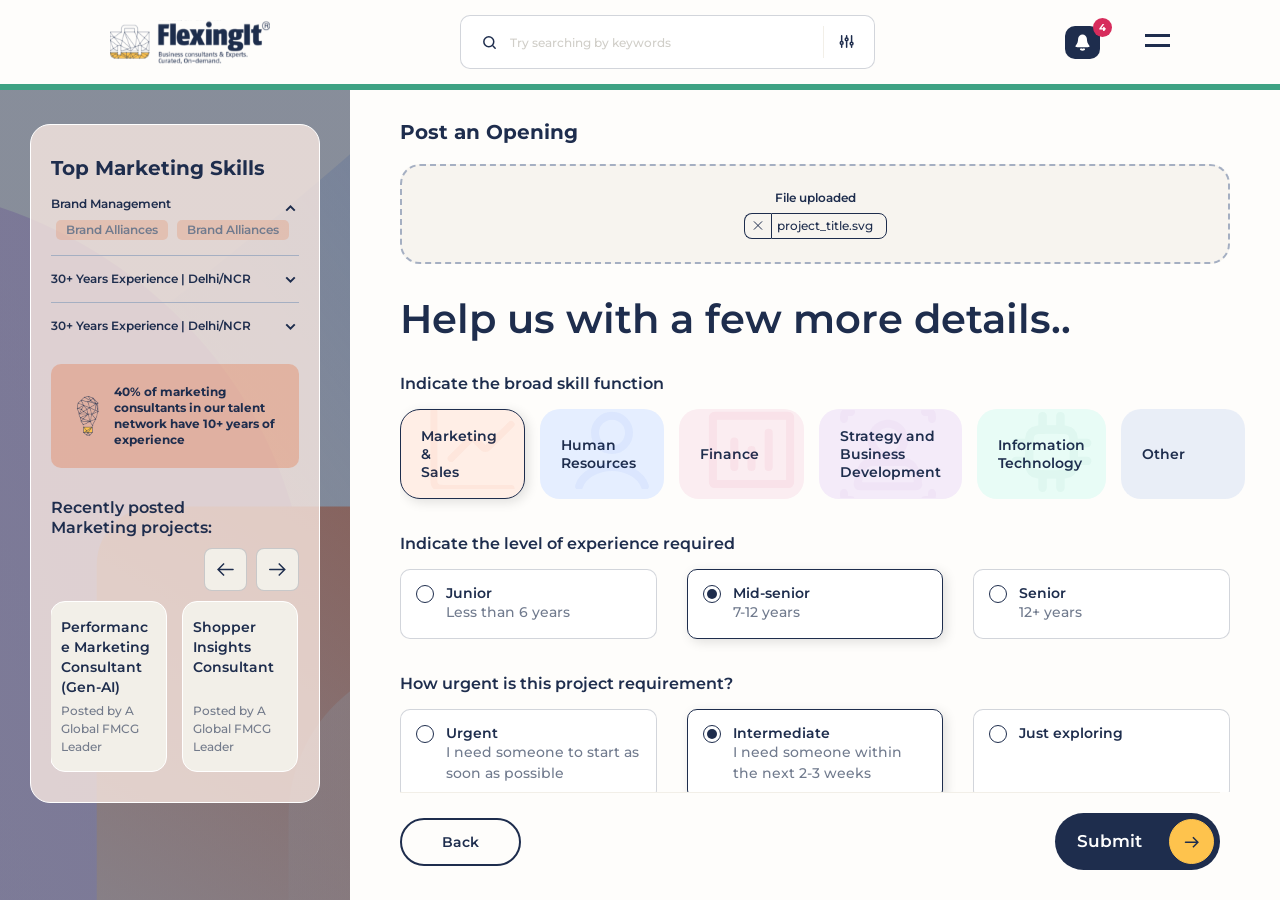
<file: post_project_by_uploading.html>
<!DOCTYPE html>
<html lang="en">

<head>
    <title>Primo Project Posting</title>
    <link href="images/logo.svg" rel="icon" type="icon/image">
    <meta charset="utf-8" />
    <meta name="viewport" content="width=device-width, initial-scale=1" />
        <link rel="stylesheet" href="https://maxcdn.bootstrapcdn.com/bootstrap/4.5.2/css/bootstrap.min.css" />
        <link rel="stylesheet"
        href="https://cdnjs.cloudflare.com/ajax/libs/OwlCarousel2/2.3.4/assets/owl.carousel.min.css" />
    <!-- <link rel="stylesheet" href="https://cdnjs.cloudflare.com/ajax/libs/meyer-reset/2.0/reset.min.css"> -->
<link rel="stylesheet" href="css/style.css?v=1.0" />
<link rel="stylesheet" href="css/responsive.css?v=1.0" />
</head>

<body>


    <header>
        <div class="header_code">
            <div class="header_flex">
                <div class="header_left">
                    <img src="images/logo.svg" alt="logo">
                </div>
                <div class="header_mid">
                    <div class="head_input_box">
                        <div class="header_input">
                            <div class="header_input_border">
                                <div class="search_icon">
                                    <img src="images/search1.svg" alt="search">
                                </div>
                                <div class="search_input">
                                    <input type="text" class="form-control" placeholder="Try searching by keywords">
                                </div>
                            </div>
                            <div class="frame_click">
                                <a href="javascript:void(0)" data-toggle="modal" data-target="#refined"><img
                                        src="images/frame.svg" alt="frame"></a>
                            </div>
                        </div>
                    </div>
                </div>
                <div class="header_right">
                    <ul>
                        <li>
                            <a href="javascript:void(0)" class="notification_bell"><img src="images/notification.svg"
                                    alt="notification"><span class="noti_count">4</span>
                            </a>
                        </li>
                        <li><a href="javascript:void(0)" class="hum_burger">

                            </a></li>
                    </ul>
                </div>
            </div>
        </div>
    </header>
    <section>
        <div class="progressBar" style="background-color: #3EA283;"></div>
    </section>
    <section>
        <div class="home_section home_section_upload_2">
                   <div class="home_left upload_blocks all_broad_skill_options">
                <div class="left_side_inner">
                    <div class="marketing_borad_skill broad_skill_box active">
                        <div class="broad_inner_box">
                            <h2>Top Marketing Skills</h2>
                            <div class="all_boroad_skill_in">
                                <div class="boroad_skill_details">
                                    <h3 class="active">Brand Management </h3>
                                    <div class="all_insight_selected">
                                        <span class="inside_skills">
                                            Brand Alliances
                                        </span>
                                        <span class="inside_skills">
                                            Brand Alliances
                                        </span>
                                    </div>
                                </div>
                                <div class="boroad_skill_details">
                                    <h3>30+ Years Experience | Delhi/NCR</h3>
                                    <div class="all_insight_selected">
                                        <span class="inside_skills">
                                            Brand Alliances
                                        </span>
                                        <span class="inside_skills">
                                            Brand Alliances
                                        </span>
                                    </div>
                                </div>
                                <div class="boroad_skill_details">
                                    <h3>30+ Years Experience | Delhi/NCR</h3>
                                    <div class="all_insight_selected">
                                        <span class="inside_skills">
                                            Brand Alliances
                                        </span>
                                        <span class="inside_skills">
                                            Brand Alliances
                                        </span>
                                    </div>
                                </div>
                            </div>
                            <div class="bulb_boxes">
                                <img src="images/bulb.svg" alt="bulb">
                                <h3>40% of marketing consultants in our talent network have 10+ years of experience</h3>
                            </div>
                            <div class="newly_posted_project">
                                <!-- <h4>Recently posted Marketing projects:</h4> -->
                                <div class="marketing_section">
                                    <div class="header">
                                        <h3>Recently posted <br> Marketing projects:</h3>
                                        <div class="nav_btns">
                                            <button class="prev_btn"><img src="images/recent_left.svg"
                                                    alt="arrow"></button>
                                            <button class="next_btn"><img src="images/recent_right.svg"
                                                    alt="arrow"></button>
                                        </div>
                                    </div>

                                    <div class="owl-carousel marketing_slider">

                                        <div class="card">
                                            <h4>Performance Marketing Consultant (Gen-AI)</h4>
                                            <p>Posted by A <br> Global FMCG Leader</p>
                                        </div>

                                        <div class="card">
                                            <h4>Shopper Insights Consultant</h4>
                                            <p>Posted by A <br> Global FMCG Leader</p>
                                        </div>

                                        <div class="card">
                                            <h4>Digital Marketing Expert</h4>
                                            <p>Posted by A <br> Startup Company</p>
                                        </div>

                                    </div>
                                </div>
                            </div>
                        </div>
                    </div>
    
                </div>
            </div>
            <div class="home_right all_broad_skill_options_right">
                <h2 class="main_heading">Post an Opening</h2>
                <form action="">
                    <div class="help_us_div">
                        <div class="upload_step_2">
                            <div class="already_uploaded_file">
                                <div class="box-body box-body2" style="background-color: rgb(165, 243, 220);">
                                    <h4>File uploaded</h4><span class="impload_flex"><img class="new_uploaded"
                                            src="images/c.svg">
                                        <p><a target="blank" href="project_title.svg">project_title.svg</a></p>
                                    </span>
                                </div>
                                <div class="all_file_upload_html">
                                    <div class="preview-zone hidden">
                                        <div class="box box-solid">
                                            <div class="box-header with-border">
                                                <div class="box-tools pull-right">
                                                </div>
                                            </div>
                                            <div class="body_box_flex">
                                                <div class="box-body box-body2"></div>
                                            </div>
                                        </div>
                                    </div>
                                    <div class="dropzone-wrapper dropzone-wrapper2">
                                        <div class="dropzone-desc dropzone-desc2">
                                            <div>
                                                <i class="glyphicon glyphicon-download-alt"></i>
                                                <h5>Drag and drop file here, or</h5>
                                                <p><img src="images/upload_arrow.svg" alt="arrow"> Upload file
                                                </p>
                                            </div>

                                        </div>
                                        <input type="file" name="img_logo" class="dropzone dropzone2 ">
                                    </div>
                                </div>
                            </div>

                            <h3>Help us with a few more details..</h3>
                            <h5>Indicate the broad skill function</h5>
                            <div class="row broad_row">
                                <div class="col">
                                    <div class="broad_div marketing_broad active">
                                        <span><img src="images/marketing.svg" alt="marketing"></span>
                                        <p>Marketing & <br>
                                            Sales</p>
                                    </div>
                                </div>
                                <div class="col">
                                    <div class="broad_div human_broad">
                                        <span><img src="images/human.svg" alt="marketing"></span>
                                        <p>Human <br>
                                            Resources</p>
                                    </div>
                                </div>
                                <div class="col">
                                    <div class="broad_div finance_broad">
                                        <span><img src="images/finance.svg" alt="marketing"></span>
                                        <p>Finance</p>
                                    </div>
                                </div>
                                <div class="col">
                                    <div class="broad_div strategy_broad">
                                        <span><img src="images/strtergy.svg" alt="marketing"></span>
                                        <p>Strategy and <br> Business <br> Development</p>
                                    </div>
                                </div>
                                <div class="col">
                                    <div class="broad_div information_broad">
                                        <span><img src="images/it.svg" alt="marketing"></span>
                                        <p>Information <br>
                                            Technology</p>
                                    </div>
                                </div>
                                <div class="col">
                                    <div class="broad_div other_broad">
                                        <p>Other</p>
                                    </div>
                                </div>
                            </div>
                            <div class="Broad_Skill_box">
                                <h5>Broad Skill</h5>
                                <span class="note">Choose a suitable business function.</span>
                                <div class="braod_skill_dropdown">
                                    <div class="broad_slect">
                                        <input type="text" class="form-control common_input"
                                            placeholder="Select broad skill">
                                        <span class="broad_skil_cat">Broad skill</span>
                                        <span class="drop_arrow_btn"><img src="images/drop_arrow.svg"
                                                alt="drop_arrow"></span>
                                        <span class="spinner_2"></span>
                                    </div>
                                    <div class="broad_skill_options">
                                        <ul>

                                            <li data-id="302">Academia</li>

                                            <li data-id="209">Data and Analytics</li>

                                            <li data-id="13">Design and Communications</li>

                                            <li data-id="14">Engineering Services</li>

                                            <li data-id="9">Finance</li>

                                            <li data-id="8">General Management/Leadership</li>

                                            <li data-id="7">Government Relations/Advocacy</li>

                                            <li data-id="174">Healthcare Services</li>

                                            <li data-id="10">Human Resources</li>

                                            <li data-id="12">Legal</li>

                                            <li data-id="6">Manufacturing/Operations</li>

                                            <li data-id="1">Marketing</li>

                                            <li data-id="208">Product</li>

                                            <li data-id="5">Research and Academia</li>

                                            <li data-id="301">Research and Development</li>

                                            <li data-id="2">Sales and Business Development</li>

                                            <li data-id="3">Service Operations and Delivery</li>

                                            <li data-id="4">Strategy and Consulting</li>

                                            <li data-id="168">Supply Chain Management</li>

                                            <li data-id="11">Technology</li>
                                        </ul>
                                    </div>
                                </div>
                            </div>
                            <div class="level_of_exp exp_required">
                                <h5>Indicate the level of experience required</h5>
                                <div class="radio_group">

                                    <label class="card">
                                        <input type="radio" name="experience">
                                        <div class="content">
                                            <span class="title">Junior</span>
                                            <span class="sub">Less than 6 years</span>
                                        </div>
                                    </label>

                                    <label class="card">
                                        <input type="radio" name="experience" checked>
                                        <div class="content">
                                            <span class="title">Mid-senior</span>
                                            <span class="sub">7-12 years</span>
                                        </div>
                                    </label>

                                    <label class="card">
                                        <input type="radio" name="experience">
                                        <div class="content">
                                            <span class="title">Senior</span>
                                            <span class="sub">12+ years</span>
                                        </div>
                                    </label>

                                </div>
                            </div>
                            <div class="level_of_exp project_required">
                                <h5>How urgent is this project requirement?</h5>
                                <div class="radio_group">

                                    <label class="card">
                                        <input type="radio" name="urgent_req">
                                        <div class="content">
                                            <span class="title">Urgent</span>
                                            <span class="sub">I need someone to start as soon as possible</span>
                                        </div>
                                    </label>

                                    <label class="card">
                                        <input type="radio" name="urgent_req" checked>
                                        <div class="content">
                                            <span class="title">Intermediate</span>
                                            <span class="sub">I need someone within the next 2-3 weeks</span>
                                        </div>
                                    </label>

                                    <label class="card">
                                        <input type="radio" name="urgent_req">
                                        <div class="content">
                                            <span class="title">Just exploring</span>
                                        </div>
                                    </label>

                                </div>
                            </div>
                            <div class="projects_title">
                                <h5>Project title</h5>
                                <span class="note">Use a suitable title which describes the kind of work clearly.</span>
                                <input type="text" class="form-control common_input"
                                    placeholder="Eg. Market Research Consultant">
                                <div class="suggestion_box siggestion_for_title">
                            <p>Suggested Project drafts for <b>Human Resource</b>.Explore more project drafts</p>
                                    <ul>
                                        <li>Finance Controller for a startup</li>
                                        <li>Cost Transformation Consultant</li>
                                        <li>Finance Controller for a startup</li>
                                        <li>Transformation Consultant</li>
                                    </ul>
                                </div>
                            </div>
                            <div class="skill_tags">
                                <div class="all_left_skills">
                                    <h5>Skill tags (optional)</h5>
                                    <span class="note">Indicate specific skills and skill areas you want expertise
                                        in</span>
                                    <div class="skill_inputs">
                                        <input type="text" class="form-control common_input"
                                            placeholder="Add skill tags">
                                        <span class="spinner"></span>
                                    </div>
                                    <ul class="added_skill_tags">
                                        <li><span class="remove_tag"><img src="images/close_orange.svg"
                                                    alt="close"></span><span class="tag_name">tag 1</span></li>
                                        <li><span class="remove_tag"><img src="images/close_orange.svg"
                                                    alt="close"></span><span class="tag_name">tag 2</span></li>
                                        <li><span class="remove_tag"><img src="images/close_orange.svg"
                                                    alt="close"></span><span class="tag_name">tag 3</span></li>

                                    </ul>
                                    <div class="recomended_tags">
                                        <h5>Recommended skills:</h5>
                                        <ul>
                                            <li><span>+</span> <span class="recomended_val">Skill 1</span></li>
                                            <li><span>+</span> <span class="recomended_val">Skill 2</span></li>
                                            <li><span>+</span> <span class="recomended_val">Skill 3</span></li>
                                            <li><span>+</span> <span class="recomended_val">Skill 4</span></li>
                                            <li><span>+</span> <span class="recomended_val">Skill 5</span></li>
                                            <li><span>+</span> <span class="recomended_val">Skill 6</span></li>
                                            <li><span>+</span> <span class="recomended_val">Skill 7</span></li>
                                            <li><span>+</span> <span class="recomended_val">Skill 8</span></li>
                                            <li><span>+</span> <span class="recomended_val">Skill 9</span></li>
                                        </ul>
                                    </div>
                                </div>
                                <div class="right_top_tips">
                                    <div class="prop_tips">
                                        <h3><img src="images/lightbulb.svg" alt="bulb">Pro Tip</h3>
                                        <p>Projects that have 5-6 skill tags attract 25% higher applications on average
                                        </p>
                                    </div>
                                </div>
                            </div>
                        </div>
                        <div class="post_a_project_manually footer_btns foo_btn">
                            <div class="all_btns_clicked">
                                <a href="index.html" class="footer_back">Back</a>
                                <div class="footer_btns first_step">
                                    <!-- <a href="javascript:void(0)" class="footer_save">Save &amp; Exit</a> -->
                                    <a href="javascript:void(0)" class="common_hover_btn">
                                        <span class="hover_btn_content">Submit</span>
                                        <span class="hover_btn_sign">
                                            <img class="without_hover" src="images/hover_btn.svg" loading="lazy"
                                                alt="btn">
                                            <img class="on_hover" src="images/hover_btn_yelllow.svg" loading="lazy"
                                                alt="btn">
                                        </span>
                                    </a>
                                </div>
                            </div>
                        </div>
                    </div>
                </form>
            </div>
        </div>
    </section>
    <section>
        <div class="modal_box">
            <div class="modal" id="enter_your_email">
                <div class="modal-dialog">
                    <div class="modal-content">
                        <div class="modal-body">
                            <button type="button" class="close modal_closed cancel_modal" data-dismiss="modal"><img
                                    src="images/modal_close.svg" alt="close"></button>
                            <div class="modal_inner_content modal_inner_content_2">
                                <h2>Congratulations!</h2>
                                <p>Your requirement is saved successfully.</p>
                                <div class="form-group">
                                    <label for="">Enter your work email to authenticate your project.</label>
                                    <input type="email" class="form-control common_input"
                                        placeholder="Enter your work email">
                                </div>
                                <div class="modal_btns">
                                    <a href="javascript:void(0)" data-dismiss="modal" class="cancel_btns cancel_modal">Cancel</a>
                                    <a href="javascript:void(0)" class="Send_otp">Send OTP</a>
                                </div>
                            </div>
                        </div>
                    </div>
                </div>
            </div>
            <div class="modal" id="enter_your_otp">
                <div class="modal-dialog">
                    <div class="modal-content">
                        <div class="modal-body">
                            <button type="button" class="close modal_closed cancel_modal" data-dismiss="modal"><img
                                    src="images/modal_close.svg" alt="close"></button>
                            <div class="modal_inner_content">
                                <p>Enter your OTP to complete authentication &
                                    access your dashboard</p>
                                <div class="form-group">
                                    <div class="otp_code">
                                        <input type="text" maxlength="1" inputmode="numeric">
                                        <input type="text" maxlength="1" inputmode="numeric">
                                        <input type="text" maxlength="1" inputmode="numeric">
                                        <input type="text" maxlength="1" inputmode="numeric">
                                        <input type="text" maxlength="1" inputmode="numeric">
                                        <input type="text" maxlength="1" inputmode="numeric">
                                    </div>
                                    <p class="resend_para">Didn’t receive an OTP? <a href="javascript:void(0)">Resend</a></p>
                                </div>
                                <div class="modal_btns">
                                    <a href="javascript:void(0)" data-dismiss="modal" class="cancel_btns cancel_modal">Cancel</a>
                                    <a href="javascript:void(0)" class="otp_submit">Submit</a>
                                </div>
                            </div>
                        </div>
                    </div>
                </div>
            </div>
                        <div class="modal" id="Congratulations_modal">
                <div class="modal-dialog">
                    <div class="modal-content">
                        <div class="modal-body">
                            <button type="button" class="close modal_closed cancel_modal" data-dismiss="modal"><img
                                    src="images/modal_close.svg" alt="close"></button>
                            <div class="modal_inner_content modal_inner_content_2">
                                <h2>Congratulations!</h2>
                                <p>Your requirement is saved successfully.</p>
                                <a href="javascript:void(0)">Complete setting your business account</a>
                                <h4>In a hurry? To complete it later, click on the link in your inbox.</h4>
                            </div>
                        </div>
                    </div>
                </div>
            </div>
        </div>
    </section>
    <script src="https://code.jquery.com/jquery-3.6.0.js"></script>
      <script src="https://maxcdn.bootstrapcdn.com/bootstrap/4.5.2/js/bootstrap.min.js"></script>
    <script src="https://cdnjs.cloudflare.com/ajax/libs/OwlCarousel2/2.3.4/owl.carousel.min.js"></script>
    <script src="https://cdnjs.cloudflare.com/ajax/libs/popper.js/1.16.0/umd/popper.min.js"></script>
    <script src='https://cdn.ckeditor.com/ckeditor5/28.0.0/classic/ckeditor.js'></script>
    <script src="js/index.js"></script>

</body>

</html>
</file>
<file: css/responsive.css>
@media screen and (max-width: 1700px) {
  .home_right {
    padding: 30px 90px 30px;
    padding-left: 565px;
  }

  .upload_resume_dis {
    padding-right: 90px;
  }

  .home_section.home_section_upload_2 .upload_step_2 {
    padding-right: 80px;
  }

  .home_section.home_section_upload_2 .post_a_project_manually.footer_btns,
  .footer_btns.first_step.new_added,
  .footer_btns.last_step,
  .post_a_project_manually.footer_btns.foo_btn {
    padding-right: 70px;
    padding-left: 0;
  }
}

@media screen and (max-width: 1600px) {
  .upload_resume_dis {
    padding-right: 70px;
  }

  .post_a_project_manually {
    text-align: left;
    padding-left: 50px;
  }

  .submit_by_upload a {
    font-size: 16px;
    line-height: 16px;
    padding: 14px 30px;
  }

  .started_box_left h2 {
    font-size: 43px;
    line-height: 50px;
  }
}

@media screen and (max-width: 1500px) {
  .home_left.upload_blocks.all_broad_skill_options {
    padding: 40px 30px 40px;
            width: 450px;
  }
.home_right.all_broad_skill_options_right {
    padding-left: 500px;
}


  .marketing_borad_skill.broad_skill_box {
    max-height: calc(100vh - 170px);
  }

  .home_left {
    width: 440px;
    padding: 30px 10px 30px 50px;
  }

  .home_section.home_section_upload_2 .upload_step_2 {
    padding-right: 70px;
  }

  .home_left ul {
    padding-right: 70px;
  }

  .home_right {
    padding: 30px 70px 30px;
    padding-left: 520px;
  }

  .home_left.upload_blocks {
    padding: auto;
  }

  .buget_inner {
    display: block;
  }

  .buget_left {
    width: 100%;
    padding-right: 0;
  }

  .buget_right_in,
  .buget_right {
    width: 100%;
  }

  .buget_right {
    padding-top: 30px;
  }
}

@media screen and (max-width: 1400px) {
    .home_left.upload_blocks.all_broad_skill_options {
    padding: 40px 30px 40px;
            width: 400px;
  }
.home_right.all_broad_skill_options_right {
    padding-left: 450px;
}

  .home_left {
    width: 400px;
    padding: 30px 10px 100px 50px;
  }

  .home_left ul {
    padding-right: 40px;
  }

  .home_right {
    padding: 30px 50px 30px;
    padding-left: 450px;
  }

  .started_box_left h2 {
    font-size: 35px;
    line-height: 40px;
  }

  .home_section.home_section_upload_2 .upload_step_2 {
    padding-right: 40px;
  }

  .home_section.home_section_upload_2 .post_a_project_manually.footer_btns,
  .footer_btns.first_step.new_added,
  .footer_btns.last_step,
  .post_a_project_manually.footer_btns.foo_btn {
    padding-right: 50px;
    padding-left: 0;
  }
}

@media screen and (max-width: 1300px) {
      .home_left.upload_blocks.all_broad_skill_options {
    padding: 40px 30px 40px;
            width: 350px;
  }
.home_right.all_broad_skill_options_right {
    padding-left: 400px;
}
.boroad_skill_details h3 {
    font-size: 12px;
    line-height: 16px;
}
.bulb_boxes h3 {
    font-size: 12px;
    line-height: 16px;
}
  .home_left ul li {
    padding: 30px 0px 30px 35px;
    font-size: 16px;
    line-height: 20px;
  }
.newly_posted_project .header{
  display: block;
}
.newly_posted_project .header h3 {
    padding-bottom: 10px;
}
.nav_btns {
    padding-bottom: 10px;
    text-align: right;
}
  .home_left,
  .home_left.upload_blocks {
    width: 330px;
    padding: 30px 10px 100px 40px;
  }

  .home_left ul {
    padding-right: 30px;
  }

  .home_right {
    padding: 30px 50px 30px;
    padding-left: 380px;
  }

  .upload_resume_dis {
    padding-right: 50px;
  }

  .post_a_project_manually {
    padding-left: 30px;
  }

  .started_box {
    margin-top: 40px;
  }
}

@media screen and (max-width: 1200px) {
  .started_box_left h2 {
    font-size: 28px;
    line-height: 38px;
  }

  .started_box_left p br {
    display: none;
  }

  .upload_resume_dis h2 {
    font-size: 18px;
    line-height: 24px;
  }

  .upload_resume_dis p {
    font-size: 14px;
    line-height: 18px;
    color: #1E2D4D;
    font-weight: 500;
    padding: 8px 0px 15px 0px;
  }

  .home_section.home_section_upload_2 .upload_step_2 {
    padding-right: 20px;
  }

  .home_left ul li {
    padding: 20px 0px 20px 25px;
    font-size: 14px;
    line-height: 18px;
  }

  .home_left,
  .home_left.upload_blocks {
    width: 285px;
    padding: 30px 10px 100px 25px;
  }

  .home_left ul {
    padding-right: 15px;
  }

  .home_right {
    padding: 30px 30px 30px;
    padding-left: 315px;
  }

  .home_section.home_section_upload_2 .post_a_project_manually.footer_btns,
  .footer_btns.first_step.new_added,
  .footer_btns.last_step,
  .post_a_project_manually.footer_btns.foo_btn {
    padding-right: 30px;
    padding-left: 0;
  }

  .row.broad_row .col {
    padding-right: 0;
    padding-left: 10px;
  }
}

@media screen and (max-width: 1000px) {
  .home_section {
    display: flex;
    flex-direction: column-reverse;
    height: 100%;
  }
.home_right.all_broad_skill_options_right {
        padding-left: 30px;
    }
  .home_right {
    padding: 30px 30px 30px;
    padding-left: 30px;
  }
  .home_left.upload_blocks.all_broad_skill_options {
        padding: 40px 30px 40px;
        width: 100%;
    }

  .home_left {
    width: 100%;
    padding: 30px 10px 100px 25px;
    position: inherit;
  }
.marketing_borad_skill.broad_skill_box {
        max-height: 100%;
    }
  .home_left,
  .home_left.upload_blocks {
    width: 100%;
    padding: 30px 10px 100px 25px;
  }
.home_right.all_broad_skill_options_right {
        padding-left: 20px;
    }
    .home_left.upload_blocks.all_broad_skill_options {
        padding: 20px;
        width: 100%;
    }
    .newly_posted_project .header h3 br{
      display: none;
    }
  .home_section.home_section_upload_2 .upload_step_2 {
    height: 100%;
    overflow-y: initial;
  }

  .home_left.upload_suggestion li {
    display: flex;
    justify-content: flex-start;
  }
}

@media screen and (max-width: 900px) {
  .started_box_left {
    position: relative;
    z-index: 9;
  }

  .started_box_left h2 {
    font-size: 24px;
    line-height: 30px;
  }

  .started_box_left p {
    font-size: 14px;
    line-height: 20px;
    padding-top: 10px;
    padding-bottom: 15px;
  }

  .started_box_right {
    display: none;
  }

  .started_box {
    margin-top: 20px;
  }

  .home_right {
    padding: 25px 20px 20px;
    padding-left: 20px;
  }

  p.explore_project {
    padding: 20px 0px;
  }

  .upload_resume_dis {
    padding-right: 0;
  }

  .upload_resume_dis h2 {
    font-size: 16px;
    line-height: 22px;
  }

  span.Or {
    display: block;
    text-align: center;
    position: relative;
    padding: 30px 0px;
  }

  span.Or b {
    position: relative;
    top: 0;
    left: unset;
    right: unset;
    padding: 0px 20px;
  }

  span.Or::before {
    width: 100%;
    height: 1px;
    background-color: #A5AFC2;
    position: absolute;
    content: '';
    top: 38px;
    right: 0;
  }

  span.Or::after {
    display: none;
  }

  .submit_by_upload {
    padding-top: 25px;
  }

  .submit_by_upload a {
    font-size: 14px;
    line-height: 14px;
    padding: 12px 25px;
  }

  .post_a_project_manually {
    padding-left: 0;
    text-align: center;
  }

  .home_left {
    padding: 25px;
    background-image: linear-gradient(#1E2D4D80, #1E2D4D80), url(../images/home_left.svg);
    background-repeat: no-repeat;
    background-size: 100% 100%;
    background-position: right;
  }

  .home_left ul {
    padding-right: 0;
  }

  .home_left ul li:first-child {
    padding-top: 0;
  }

  .hover_btn_sign {
    height: 38px;
    width: 38px;
  }

  .hover_btn_content {
    font-size: 15px;
    line-height: 15px;
    top: 1px;
  }

  .common_hover_btn {
    position: relative;
    padding: 14px 60px 14px 22px;
    display: inline-block;
    border-radius: 30px;
    background-color: var(--shade400);
    transition: .45s ease-in-out;
    width: 220px;
  }

  .common_hover_btn .hover_btn_content {
    font-size: 15px;
    line-height: 15px;
  }

  .common_hover_btn:hover {
    padding: 14px 19px 14px 60px;
  }

  .common_hover_btn:hover .hover_btn_sign {
    right: 175px;
  }

  .post_a_project_manually p {
    font-size: 14px;
    line-height: 16px;
  }

  .post_project_details {
    padding-bottom: 20px;
  }

  .post_project_details .col-sm-6 {
    flex: 0 0 100%;
    max-width: 100%;
  }

  h2.main_heading {
    font-size: 18px;
    line-height: 22px;
    padding-bottom: 0;
  }

  .help_us_div h3 {
    font-size: 28px;
    line-height: 38px;
    padding: 0px 0px 20px 0px;
  }

  .row.broad_row .col {
    padding-right: 15px;
    padding-left: 15px;
    width: 100%;
    min-width: 100%;
    margin-bottom: 20px;
  }

  .level_of_exp .radio_group {
    display: block;
  }

  .level_of_exp .card {
    margin-bottom: 25px;
  }

  .level_of_exp .card:last-child {
    margin-bottom: 0;
  }

  .skill_tags {
    display: block;
  }

  .all_left_skills {
    width: 100%;
    padding-right: 0;
  }

  .right_top_tips {
    width: 100%;
    min-height: 100%;
    padding-top: 20px;
  }

  .home_section.home_section_upload_2 .upload_step_2 {
    padding-right: 0;
  }

  .home_section.home_section_upload_2 .home_right {
    padding-right: 20px;
  }

  .home_right h2.main_heading {
    padding-bottom: 0;
  }

  .help_us_div h3 {
    font-size: 24px;
    line-height: 32px;
  }

  .row.broad_row,
  .level_of_exp,
  .projects_title,
  .skill_tags,
  .projects_description,
  .bugets,
  .addtional_comment {
    padding-bottom: 45px;
  }

  .row.broad_row .col:last-child {
    margin-bottom: 0;
  }

  a.footer_back {
    font-size: 12px;
    line-height: 12px;
    padding: 12px 25px;
  }

  .home_section.home_section_upload_2 .post_a_project_manually.footer_btns,
  .footer_btns.first_step.new_added,
  .footer_btns.last_step,
  .post_a_project_manually.footer_btns.foo_btn {
    padding-right: 0;
    padding-left: 0;
  }

  a.footer_save {
    font-size: 12px;
  }

  .common_hover_btn .hover_btn_content {
    font-size: 12px;
    line-height: 12px;
  }

  .common_hover_btn {
    padding: 10px 60px 10px 22px;
  }

  .post_a_project_manually.footer_btns a.common_hover_btn {
    width: 120px;
  }

  .hover_btn_sign {
    height: 32px;
    width: 32px;
    right: 5px;
    top: 5px;
  }

  .home_left.upload_blocks ul.left_blocks {
    padding-right: 0px;
  }

  .home_left,
  .home_left.upload_blocks {
    width: 100%;
    padding: 30px;
  }

  .home_left ul.left_blocks li:last-child {
    padding-bottom: 0;
  }

  .common_hover_btn:hover {
    padding: 10px 19px 10px 60px;
  }

  .post_a_project_manually.footer_btns .common_hover_btn:hover .hover_btn_sign {
    right: 84px;
    background-color: transparent;
  }

  .modal_box .modal-content {
    padding: 20px 30px;
    border-radius: 20px;
  }

  .modal_inner_content h2 {
    font-size: 22px;
    line-height: 30px;
  }

  .modal_inner_content p {
    font-size: 18px;
    color: #1E2D4D;
    line-height: 24px;
    font-weight: 500;
    padding: 5px 0px 15px;
  }

  .modal_box label {
    font-size: 14px;
    line-height: 18px;
  }

  .modal_inner_content.modal_inner_content_2 a {
    font-size: 14px;
    line-height: 14px;
    padding: 14px 25px;
  }

  .modal_btns {
    text-align: right;
    padding-top: 0;
  }

  button.close.modal_closed {
    position: absolute;
    top: -20px;
    right: -30px;
    opacity: 1;
  }

  .otp_code input[type="text"] {
    height: 55px;
    border: 1px solid #1E2D4D33;
    width: 40px;
    border-radius: 10px;
    margin-right: 5px;
    padding: 10px;
    text-align: center;
    font-size: 18px;
    line-height: 18px;
    font-weight: 500;
    color: #1e2d4d;
  }

  a.footer_next {
    color: #FDFDFD;
    font-size: 12px;
    line-height: 11px;
    font-weight: 600;
    background: #1E2D4D;
    padding: 15px 24px;
    display: inline-block;
    border-radius: 30px;
  }

  .buget_details {
    display: block;
  }

  .buget_details_in {
    margin: 25px 0px 0px 0px;
  }

  .buget_details_in:first-child {
    margin: 0;
  }

  .buget_details_in.max_height_width {
    min-width: 100%;
    max-width: 100%;
    height: 125px;
  }

  .alreat_box_profile {
    margin-bottom: 45px;
  }
}




/* *************** responsive for height ******************  */
@media screen and (max-height: 900px) {
  p.explore_project {
    padding: 20px 0px;
}
.upload_resume_dis h2 {
    font-size: 18px;
    line-height: 24px;
}
.upload_resume_dis p {
    padding: 10px 0px 10px 0px;
}
/* .submit_by_upload {
    padding-top: 20px;
} */
     .upload_resume_dis p {
        padding: 5px 0px 5px 0px;
    }
.all_file_upload_html ,.dropzone-wrapper,.dropzone, .dropzone:focus{
    height: 125px;
}
.box-body {
    position: absolute;
    height: 125px;
    padding-top: 20px;
}
.prop_tips h3 {
    font-size: 16px;
    line-height: 24px;
}
.home_right.all_broad_skill_options_right h2.main_heading {
    padding-bottom: 20px;
}
.home_left.upload_suggestion ul li {
    padding: 20px;
}
.home_left.upload_suggestion ul {
    padding-right: 40px;
}
}
@media screen and (max-height: 780px) {
  .broad_div {
    padding: 15px;
    height: 82px;
  }
  .started_box_left h2 {
    font-size: 42px;
    line-height: 44px;
}
.started_box .col-sm-6:first-child {
    flex: 0 0 60%;
    max-width: 60%;
}
.started_box .col-sm-6:nth-child(2){
     flex: 0 0 40%;
    max-width: 40%; 
}
.started_box_left p br{
  display: none;
}
    .upload_resume_dis h2 {
        font-size: 17px;
        line-height: 20px;
    }
    .upload_resume_dis p {
    font-size: 14px;
    line-height: 18px;
    }
    .all_file_upload_html ,.dropzone-wrapper,.dropzone, .dropzone:focus{
    height: 100px;
}
.box-body {
    position: absolute;
    height: 100px;
    padding-top: 20px;
}
.home_left ul li {
    padding: 30px 0px 30px 40px;
    font-size: 18px;
    line-height: 22px;
}
.hover_btn_sign {
    height: 40px;
    width: 40px;
    right: 5px;
    top: 5px;
}
    .footer_btns.first_step .hover_btn_sign {
        height: 40px;
        width: 40px;
        right: 5px;
        top: 6px;
    }
        .footer_btns.first_step .common_hover_btn:hover .hover_btn_sign{
      right: 120px;
    }
.common_hover_btn {
    padding: 15px 60px 15px 22px;
}
.common_hover_btn:hover {
    padding: 15px 19px 15px 60px;
}
.post_a_project_manually p {
    font-size: 14px;
    line-height: 14px;
    padding-top: 5px;
    padding-left: 5px;
}
.broad_skill_box {
    padding: 15px 10px 15px 20px;
}
.broad_skill_box h2 {
    font-size: 17px;
    line-height: 20px;
}
.boroad_skill_details {
    padding: 10px 0px;
}
.inside_skills {
    display: inline-block;
    font-size: 10px;
    line-height: 10px;
    padding: 4px 10px;
    margin: 5px 0px 0px 2px;
}
.bulb_boxes {
    padding: 12px;
    border-radius: 10px;
    display: flex;
    align-items: center;
    margin: 5px 0px 15px 0px;
}

.newly_posted_project .header h3 {
    font-size: 12px;
    line-height: 14px;
}
.newly_posted_project .nav_btns button {
    background: #F2EFE8;
    border: none;
    padding: 5px 10px;
    margin-left: 5px;
    border-radius: 8px;
    cursor: pointer;
    border: 1px solid #1E2D4D33;
}
    .newly_posted_project .header {
        display: flex;
    }
    .help_us_div h3 {
    font-size: 38px;
    line-height: 40px;
    }
    .home_section.home_section_upload_2 .upload_step_2 {
    height: calc(100vh - 272px);
    }
    .prop_tips h3 {
    font-size: 16px !important;
    line-height: 24px !important;
}
    .help_us_div .upload_step_2 h3 {
        font-size: 34px;
        line-height: 38px;
        padding-bottom: 12px;
    }
}
@media screen and (max-height: 680px) {
      .started_box_left h2 {
        font-size: 34px;
        line-height: 36px;
    }
        .upload_resume_dis h2 {
        font-size: 16px;
        line-height: 19px;
    }
    .submit_by_upload a {
    font-size: 14px;
    line-height: 14px;
    padding: 12px 30px;
}
    .all_file_upload_html, .dropzone-wrapper, .dropzone, .dropzone:focus {
        height: 90px;
    }
    .home_right {
padding-top: 20px;
padding-bottom: 20px;
}
.started_box {
    padding: 18px 20px 0px 20px;
    margin-top: 20px;
}
.started_box_right {
    position: absolute;
    right: 0;
    bottom: 0;
    width: 85%;
}
.broad_div p br{
  display: none;
}
}


@media screen and (max-height: 600px) {
      .started_box .col-sm-6:first-child {
        flex: 0 0 100%;
        max-width: 100%;
    }
    .started_box_right{
      display: none;
    }
}
</file>
<file: css/style.css>
@charset "utf-8";
@import url("https://fonts.googleapis.com/css2?family=Montserrat:wght@300;400;500;600;700&display=swap");
@import url("https://cdnjs.cloudflare.com/ajax/libs/font-awesome/4.7.0/css/font-awesome.min.css");

body {
  margin: 0;
  padding: 0;
  font-family: "Montserrat", sans-serif;
  font-size: 14px;
  font-weight: 400;
  position: relative;
  background: #FEFDFB;
  /* color: var(--shade400); */
  overflow-y: auto;
  /* opacity: 0; */
}

* {
  margin: 0;
  padding: 0;
}

.clearfix {
  zoom: 1;
}

/* Chrome, Safari, Edge */
input[type="number"]::-webkit-outer-spin-button,
input[type="number"]::-webkit-inner-spin-button {
  -webkit-appearance: none;
  margin: 0;
}

/* Firefox */
input[type="number"] {
  -moz-appearance: textfield;
}

.clearfix:before,
.clearfix:after {
  display: table;
  content: "";
  line-height: 0;
}

.clearfix:after {
  clear: both;
}

.clr,
.clear {
  clear: both;
}

header,
footer,
aside,
article,
section,
nav,
figure {
  position: relative;
  /* overflow: hidden; */
}

h1,
h2,
h3,
h4,
h5,
h6,
p {
  margin: 0;
  padding: 0;
}

ul,
li,
ol {
  list-style-type: none;
  margin: 0;
  padding: 0;
}

a {
  text-decoration: none;
  outline: none !important;
}

a:hover,
a:focus {
  text-decoration: none !important;
  outline: none;
}

img {
  border: 0;
  outline: none;
  max-width: 100%;
}

input[type="text"],
input[type="password"],
select,
textarea,
input[type="button"],
input[type="number"] {
  max-width: 100%;
}

:root {
  --neutral100: #dce5f5;
  --neutral200: #a5afc2;
  --neutral400: #717b8e;
  --primary100: #ffeecc;
  --primary200: #fec34d;
  --primary400: #d49311;
  --secondaryBlue100: #e5eeff;
  --secondaryBlue200: #99bcff;
  --secondaryBlue400: #2e6de5;
  --secondaryGreen100: #e8fcf6;
  --secondaryGreen200: #a5f3dc;
  --secondaryGreen400: #3EA283;
  --secondaryOrange100: #ffeee6;
  --secondaryOrange200: #ffba99;
  --secondaryOrange400: #e5692e;
  --secondaryPink100: #fbedf1;
  --secondaryPink200: #f68eac;
  --secondaryPink400: #d72c5c;
  --secondaryPurple100: #f4ebf9;
  --secondaryPurple200: #cbabde;
  --secondaryPurple400: #9f61c2;
  --shade0: #ffffff;
  --shade100: #fefdfb;
  --shade200: #F2EFE8;
  --shade400: #1E2D4D;
}


/* header code start  */

.header_code {
  padding: 0px 110px;
  background-color: var(--shade100);
  position: fixed;
  left: 0;
  top: 0;
  width: 100%;
  z-index: 99999;
}

.header_flex {
  display: flex;
  justify-content: space-between;
  align-items: center;
  padding: 15px 0px;
}

.header_input {
  padding: 10px 20px;
  background: var(--shade0);
  border-radius: 10px;
  display: inline-flex;
  border: 1px solid #1E2D4D33
}

.header_input .form-control {
  border: none;
  font-weight: 500;
  font-size: 12px;
  line-height: 17px;
  color: var(--shade400);
  width: 325px;
}

.header_input .form-control::placeholder {
  color: #D0CEC8;
}

.header_input .form-control:focus {
  border: none;
  outline: none;
  box-shadow: none;
}

.header_input_border {
  border-right: 1px solid var(--shade200);
  display: flex;
  align-items: center;
  margin-right: 15px;
}

.frame_click a {
  display: flex;
  align-items: center;
  -moz-transition: all .45s ease-in-out;
  -webkit-transition: all .45s ease-in-out;
  -ms-transition: all .45s ease-in-out;
  -o-transition: all .45s ease-in-out;
  transition: all .45s ease-in-out;
}

span.filter {
  color: var(--shade400);
  font-weight: 500;
  font-size: 12px;
  padding-left: 12px;
  display: none;
  -moz-transition: all .45s ease-in-out;
  -webkit-transition: all .45s ease-in-out;
  -ms-transition: all .45s ease-in-out;
  -o-transition: all .45s ease-in-out;
  transition: all .45s ease-in-out;
}

.frame_click a:hover span {
  display: block;
  -moz-transition: all .45s ease-in-out;
  -webkit-transition: all .45s ease-in-out;
  -ms-transition: all .45s ease-in-out;
  -o-transition: all .45s ease-in-out;
  transition: all .45s ease-in-out;
}

.notification_bell {
  display: inline-block;
  background: var(--shade400);
  border-radius: 10px;
  padding: 6px 9px;
  position: relative;
  transition: 0.35s ease-in-out;
}

.noti_count {
  position: absolute;
  top: -8px;
  right: -12px;
  font-weight: 700;
  font-size: 10px;
  line-height: 3px;
  background: var(--secondaryPink400);
  border-radius: 12px;
  display: inline-block;
  padding: 8px 6px;
  color: #fff;
  transition: 0.35s ease-in-out;
}

.notification_bell:hover .noti_count {
  transition: 0.35s ease-in-out;
  top: 8px;
  right: 8px;
}

.hum_burger {
  position: relative;
  width: 25px;
  height: 13px;
  display: inline-block;
}

.hum_burger::before {
  position: absolute;
  left: 0;
  top: 0;
  content: '';
  width: 100%;
  height: 3px;
  background-color: #1E2D4D;
}

.hum_burger::after {
  position: absolute;
  left: 0;
  bottom: 0;
  content: '';
  width: 100%;
  height: 3px;
  background-color: #1E2D4D;
}

.header_right ul {
  display: inline-flex;
  align-items: center;
}

.header_right ul li:first-child {
  margin-right: 45px;
}

/* header code end  */

/* home section code start  */

.home_section {
  width: 100%;
  height: 100vh;
  display: flex;
  padding-top: 90px;
}

.home_right {
  width: 100%;
  height: 100%;
  display: block;
}

.home_left {
  width: 477px;
  height: 100%;
  padding: 30px 10px 120px 50px;
  /* padding-right: 20px; */
  background-image:
    linear-gradient(#1E2D4D80, #1E2D4D80),
    url(../images/home_left.svg);
  background-repeat: no-repeat;
  background-size: cover;
  position: fixed;
  left: 0;
  top: 84px;
}

.home_left ul {
  counter-reset: item;
  padding-right: 40px;
  height: 100%;
  overflow-y: auto;
}

.home_left ul li {
  list-style: none;
  counter-increment: item;
  position: relative;
  padding: 40px 0px 40px 45px;
  font-size: 20px;
  line-height: 25px;
  color: #F2EFE8;
  font-weight: 500;
  border-bottom: 1px solid #F2EFE8;
}

.home_left ul li::before {
  content: "#" counter(item);
  position: absolute;
  left: 0;
  color: #F2EFE8;
  font-weight: 500;
}

.home_right {
  padding: 30px 110px 30px;
  padding-left: 585px;
}

.home_right h2.main_heading {
  font-size: 20px;
  color: #1E2D4D;
  line-height: 24px;
  font-weight: 700;
  padding-bottom: 30px;
}

.started_box_left h2 {
  font-size: 48px;
  line-height: 54px;
  color: #1E2D4D;
  font-weight: 600;
}

.started_box_left p {
  font-size: 14px;
  line-height: 22px;
  color: #1E2D4D;
  font-weight: 500;
  padding-top: 15px;
  padding-bottom: 20px;
}

.started_box {
  padding: 25px 20px 0px 20px;
  background-color: #FFEECC4D;
  position: relative;
  border-radius: 20px;
  margin-top: 30px;
}

.started_box_right {
  position: absolute;
  right: 0;
  bottom: 0;
}

p.explore_project {
  font-size: 14px;
  line-height: 16px;
  color: #717B8E;
  font-weight: 600;
  padding: 25px 0px;
}

p.explore_project a {
  color: #1E2D4D;
  line-height: 20px;
  box-shadow: 0px 4.67px 11.68px 0px #0000000F;
  border-bottom: 1px solid #1E2D4D;
  padding-bottom: 5px;
}

p.explore_project a img {
  padding-left: 5px;
  transition: 0.45s ease-in-out;
}

p.explore_project a:hover img {
  transform: rotate(45deg);
  transition: 0.45s ease-in-out;
}

.upload_resume_dis h2 {
  font-size: 20px;
  line-height: 26px;
  color: #1E2D4D;
  font-weight: 600;
}

.upload_resume_dis p {
  font-size: 14px;
  line-height: 25px;
  color: #1E2D4D;
  font-weight: 500;
  padding: 10px 0px 20px 0px;
}

.post_project_details {
  margin-top: 10px;
  padding-bottom: 30px;
}

.upload_resume_dis {
  padding-right: 115px;
  position: relative;
  /* padding-bottom: 30px; */
}

/* upload file code start  */

.box {
  position: relative;
  background: #ffffff;
  width: 100%;
}

.box-header {
  /* padding-top: 10px; */
}

.box-tools {
  position: absolute;
  right: 10px;
  top: 5px;
}

.dropzone-wrapper.dropzone-wrapper2.bg_show {
  display: block !important;
  opacity: 1 !important;
}

.all_file_upload_html {
  height: 150px;
  position: relative;
}

.dropzone-wrapper {
  position: relative;
  height: 150px;
  border-style: dashed;
  border: 2px dashed #1E2D4D33;
  border-radius: 20px;
  padding: 10px;
  overflow: hidden;
  z-index: 99;
  background: #F2EFE899;
}

.dropzone-desc {
  position: absolute;
  margin: 0 auto;
  left: 0;
  right: 0;
  text-align: center;
  width: 100%;
  top: 0;
  font-size: 16px;
  height: 100%;
  background-color: transparent;
  bottom: 0;
  display: flex;
  align-items: center;
  justify-content: center;
  padding-top: 0
}

.dropzone,
.dropzone:focus {
  position: absolute;
  outline: none !important;
  width: 100%;
  height: 150px;
  cursor: pointer;
  opacity: 0;
  top: 0;
  left: 0;
}

.error_class .dropzone-wrapper {
  border: 1px solid #D72C5C !important;
}

.error_class .dropzone-desc {
  background-color: #FBEDF1 !important;
}

.preview-zone {
  text-align: center;
  margin-top: 10px;
}

.preview-zone .box {
  box-shadow: none;
  border-radius: 0;
  margin-bottom: 0;
}

.dropzone-desc p {
  color: #1E2D4D !important;
  font-size: 14px !important;
  font-weight: 700 !important;
  display: inline-block;
  border-bottom: 1px solid;
  margin-bottom: 0 !important;
  height: auto;
  padding: 0px;
}

.dropzone-desc h5 {
  color: #1E2D4D;
  font-size: 14px !important;
  line-height: 17px !important;
  font-weight: 500 !important;
  display: inline-block !important;
  padding-bottom: 4px !important;
  display: block !important;
}

.dropzone-desc p h6 {
  color: #1E2D4D;
  font-size: 12px;
  font-weight: 500;
  display: inline-block;
  padding-bottom: 15px;
  display: block;
  position: absolute;
  top: 0;
  right: 0;
  left: 0;
  bottom: 0;
  display: flex;
  align-items: center;
  justify-content: center;
  /* z-index: 10; */
}

.dropzone-desc p h6 span {
  color: #3EA283 !important;
  margin: 0 !important;
  font-weight: 700 !important;
  font-size: 14px !important;
  padding-left: 10px !important;
  display: inline-block !important;
}

span.impload_flex {
  display: flex;
  justify-content: center;
}

.progressBar {
  z-index: 99;
  width: 100%;
  background: #E8FCF6;
  position: fixed;
  top: 83px;
  left: 0;
  height: 7px;
}

.ck.ck-editor.active {
  border: 1px solid #1e2d4d !important;
  border-radius: 10px;
  overflow: hidden;
}

.ck.ck-editor.active div.ck-editor__editable {
  /* border-color:red !important; */
  border: 0 !important;
  border-top: 1px solid #1e2d4d !important;
}

.c .dropzone-desc h5.bg_full {
  position: absolute;
  width: 0%;
  height: 100%;
  background: #A5F3DC;
  top: 0;
  left: 0;
}

.dropzone-desc.active {
  background-color: #E8FCF6;
}

.dropzone-desc p h6 span.per {
  padding-left: 0 !important;
}

.box-body {
  position: absolute;
  z-index: 1;
  display: flex;
  align-items: center;
  justify-content: center;
  width: 100%;
  height: 105px;
}

.box-body {
  position: absolute;
  height: 150px;
  border-radius: 20px;
  padding: 10px;
  overflow: hidden;
  z-index: 1;
  display: block;
  padding-top: 60px;
}

.box-body.box-body1 {
  padding-top: 15px;
  border: 0;
}

.box-body p a {
  color: #1E2D4D;
  ;
}

.common_add_indus.common_add_indus2 ul {
  display: block !important;
  margin-top: 15px;
}

.recomended_skill li span {
  color: #E5692E !important;
}

img.btnClosed {
  border: 1px solid #1E2D4D;
  padding: 4px 5px 5px;
  border-right: 0;
  display: inline-block;
  border-radius: 8px 0px 0px 8px;
  position: relative;
  top: 0px;
}

.box-body p {
  border: 1px solid #1E2D4D;
  padding: 3px 13px 3px 5px !important;
  display: inline-block;
  border-radius: 0px 8px 8px 0px;
  font-size: 12px !important;
  font-weight: 500 !important;
  color: #1E2D4D !important;
}

.box-body h4 {
  display: block;
  font-size: 12px;
  font-weight: 600;
  color: #3EA283;
  width: 100%;
  margin-bottom: 8px;
  padding-top: 0px;
}

.box-body h4 img {
  margin-right: 3px;
}


/* upload code end  */
.submit_by_upload a {
  font-size: 17px;
  color: #1E2D4D;
  line-height: 17px;
  font-weight: 600;
  border: 2px solid #1E2D4D;
  box-shadow: 0px 4.67px 11.68px 0px #0000000F;
  border-radius: 30px;
  display: inline-block;
  padding: 15px 30px;
}

.submit_by_upload {
  text-align: center;
  padding-top: 30px;
}

span.Or {
  font-size: 14px;
  color: #717B8E;
  font-weight: 600;
}

span.Or::before {
  width: 1px;
  height: 100%;
  background-color: #A5AFC2;
  position: absolute;
  content: '';
  top: 0;
  right: 0;
}

span.Or::after {
  width: 1px;
  height: 100%;
  background-color: #A5AFC2;
  position: absolute;
  content: '';
  bottom: 0;
  right: 0;
}

span.Or b {
  position: absolute;
  top: 50%;
  transform: translateY(-50%);
  right: -8px;
  padding: 20px 0px;
  background: #fff;
  z-index: 9;
  font-weight: 600;
}

/* 
***************** primary btn css code start ******************* */
.common_hover_btn {
  position: relative;
  padding: 18px 60px 18px 22px;
  display: inline-block;
  border-radius: 30px;
  background-color: var(--shade400);
  transition: .45s ease-in-out;
  width: 245px;
}

.common_hover_btn .hover_btn_content {
  font-size: 17px;
  font-weight: 600;
  line-height: 17px;
  color: #fdfdfd;
  position: relative;
  top: 1px;
}

.hover_btn_sign {
  height: 45px;
  width: 45px;
  border-radius: 100%;
  border: 1px solid #fec34d;
  background: #fec34d;
  position: absolute;
  right: 6px;
  top: 6px;
  display: flex;
  justify-content: center;
  align-items: center;
  transition: .45s ease-in-out;
}

img.on_hover {
  display: none;
}

.common_hover_btn:hover .without_hover {
  display: none !important;
}

.common_hover_btn:hover .on_hover {
  display: block !important;
}

.common_hover_btn:hover .hover_btn_sign {
  right: 194px;
  background-color: transparent;
}

.common_hover_btn:hover {
  padding: 18px 19px 18px 60px;
}

.post_a_project_manually p {
  font-size: 16px;
  line-height: 18px;
  color: #717B8E;
  font-weight: 600;
  padding-top: 10px;
}

.post_a_project_manually {
  text-align: center;
}

.post_project_details .row {
  align-items: center;
}

/* 
***************** primary btn css code end ******************* */
/* home section code end  */

/* **************** upload js csscode start ******************* */

.help_us_div h3 {
  font-size: 40px;
  line-height: 50px;
  font-weight: 600;
  color: #1E2D4D;
  padding: 0px 0px 30px 0px;
}

.help_us_div h5 {
  font-size: 16px;
  line-height: 20px;
  font-weight: 600;
  color: #1E2D4D;
  padding-bottom: 15px;
}

.broad_div {
  border-radius: 20px;
  padding: 20px;
  height: 90px;
  position: relative;
  display: flex;
  align-items: center;
  cursor: pointer;
  border: 1px solid transparent;
  transition: all 0.35s ease-in-out 0s;
  overflow: hidden;
}


.broad_div p {
  font-size: 14px;
  line-height: 18px;
  font-weight: 600;
  color: #1E2D4D;
}

.broad_div.marketing_broad {
  background: #FFEEE6;
}

.broad_div span {
  transition: 0.45s ease-in-out;
  position: absolute;
  top: 0;
}

.broad_div:hover span {
  transition: 0.45s ease-in-out;
  transform: scale(.8);
}

.row.broad_row .col {
  padding-right: 0;
}

.broad_div.human_broad {
  background: #E5EEFF;
}

.broad_div.finance_broad {
  background: #FBEDF1;
}

.broad_div.strategy_broad {
  background: #F4EBF9;
}

.broad_div.information_broad {
  background: #E8FCF6;
}

.broad_div.other_broad {
  background: #DCE5F599;
}

.broad_div.active {
  border: 1px solid #1E2D4D;
  transition: all 0.35s ease-in-out 0s;
  box-shadow: 3px 3px 12px 0px #0000001F;

}

.level_of_exp h5 {
  font-size: 16px;
  line-height: 20px;
  font-weight: 600;
  color: #1E2D4D;
  padding-bottom: 15px;
}

.row.broad_row {
  padding-bottom: 35px;
  position: relative;
}

.level_of_exp .radio_group {
  display: flex;
  gap: 30px;
  width: 100%;
}

.level_of_exp .card {
  position: relative;
  padding: 15px 15px 15px 45px;
  background: #FFFFFF;
  border: 1px solid #1E2D4D33;
  border-radius: 10px;
  cursor: pointer;
  width: 200px;
  display: flex;
  gap: 10px;
  width: 100%;
  background: #FFFFFF;
  margin-bottom: 0;
}


.level_of_exp .card input {
  display: none;
}

.level_of_exp .card::before {
  background: #fff;
  content: "";
  width: 18px;
  height: 18px;
  border: 1px solid #1E2D4D;
  border-radius: 50%;
  display: inline-block;
  position: absolute;
  left: 15px;
}

.level_of_exp .card:has(input:checked) {
  border: 2px solid #1E2D4D;
  border: 1px solid #1E2D4D;
  box-shadow: 3px 3px 12px 0px #0000001F;
}

.level_of_exp .title {
  display: block;
  font-weight: 600;
  font-size: 14px;
  line-height: 17px;
  color: #1E2D4D;
}

.level_of_exp .sub {
  font-weight: 500;
  font-size: 14px;
  line-height: 17px;
  color: #717B8E;
}

.level_of_exp .card::after {
  top: 19px;
  content: "";
  position: absolute;
  left: 19px;
  width: 10px;
  height: 10px;
  background: #1E2D4D;
  border-radius: 50%;
  opacity: 0;
}

.level_of_exp .card:has(input:checked)::after {
  opacity: 1;
}

.level_of_exp {
  padding-bottom: 35px;
}

.note {
  font-size: 14px;
  line-height: 16px;
  color: #717B8E;
  font-weight: 500;
  display: block;
  padding: 4px 0px 10px;
}

.projects_title h5 {
  padding-bottom: 0;
}

.common_input {
  font-size: 14px;
  line-height: 14px;
  font-weight: 500;
  color: #1e2d4d;
  height: auto;
  border: 1px solid #1E2D4D33;
  background-color: #ffffff;
  border-radius: 10px;
  padding: 16px 15px;
}

.common_input::placeholder {
  color: #A5AFC2;
}

.common_input:focus {
  border: 1px solid #1e2d4d;
  box-shadow: none;
  outline: none;
}

.suggestion_box {
  padding: 20px 30px;
  border: 1px solid #1E2D4D33;
  border-radius: 20px;
  margin-top: 10px;
}

.suggestion_box p {
  font-size: 14px;
  color: #717B8E;
  line-height: 16px;
  font-weight: 500;
}

.suggestion_box p b {
  color: #1E2D4D;
  font-weight: 500;
  border-bottom: 1px solid #1E2D4D;
}

.suggestion_box ul li {
  font-size: 12px;
  line-height: 12px;
  color: #2E6DE5;
  font-weight: 600;
  border: 1px solid #99BCFF;
  background: #E5EEFF;
  display: inline-block;
  padding: 8px 15px;
  border-radius: 8px;
  margin: 8px 5px 0px 0px;
  cursor: pointer;
}

.suggestion_box ul {
  margin-top: 5px;
}

.suggestion_box {
  display: none;
}

.suggestion_box.siggestion_for_title {
  display: block;
}

.projects_title,
.skill_tags {
  padding-bottom: 35px;
}

.skill_tags h5 {
  padding-bottom: 0;
}

.spinner {
  display: none;
  width: 25px;
  height: 25px;
  border: 3px solid #F2EFE8;
  border-top: 3px solid #E5692E;
  border-right: 3px solid #E5692E;
  border-bottom: 3px solid #E5692E;
  border-radius: 50%;
  animation: spin 1s linear infinite;
  background: transparent;
  position: absolute;
  right: 15px;
  top: 13px;
}

@keyframes spin {
  0% {
    transform: rotate(0deg);
  }

  100% {
    transform: rotate(360deg);
  }
}

.spinner_2 {
  display: none;
  width: 25px;
  height: 25px;
  border: 3px solid #F2EFE8;
  border-top: 3px solid #D49311;
  border-right: 3px solid #D49311;
  border-bottom: 3px solid #D49311;
  border-radius: 50%;
  animation: spin_2 1s linear infinite;
  background: transparent;
  position: absolute;
  right: 15px;
  top: 13px;
}

@keyframes spin_2 {
  0% {
    transform: rotate(0deg);
  }

  100% {
    transform: rotate(360deg);
  }
}

.skill_inputs {
  position: relative;
}

ul.added_skill_tags li {
  border: 0.5px solid #FFBA99;
  background: #FFEEE6;
  display: inline-block;
  padding: 2px;
  border-radius: 8px;
  display: inline-block;
  margin: 10px 5px 0px 0px;
}

span.remove_tag {
  padding: 5px;
  cursor: pointer;
}

span.tag_name {
  padding: 5px 10px 5px 5px;
  font-size: 12px;
  color: #E5692E;
  font-weight: 600;
}

span.tag_name {
  padding: 5px 15px 5px 10px;
  font-size: 12px;
  color: #E5692E;
  font-weight: 600;
  border-left: 1px solid #E5692E;
}

.recomended_tags {
  border: 1px solid #1E2D4D33;
  background-color: #ffffff;
  padding: 20px 30px;
  border-radius: 20px;
  margin-top: 15px;
}

.recomended_tags h5 {
  color: #1E2D4D;
  font-size: 12px;
  line-height: 14px;
  font-weight: 500;
}

.recomended_tags ul li {
  font-size: 12px;
  line-height: 12px;
  color: #E5692E;
  font-weight: 500;
  padding: 8px 10px;
  border: 1px solid #FFBA99;
  border-radius: 8px;
  display: inline-block;
  margin: 10px 8px 0px 0px;
  cursor: pointer;
}

.recomended_tags ul li:hover {
  background: #FFEEE6;
}

.prop_tips {
  background: #F2EFE8;
  padding: 25px;
  border-radius: 12px;
  /* height: 100%; */
}

.prop_tips p {
  font-size: 14px;
  line-height: 18px;
  font-weight: 500;
  color: #1E2D4D;
}

.skill_tags {
  display: flex;
}

.all_left_skills {
  width: calc(100% - 250px);
  padding-right: 30px;
}

.right_top_tips {
  width: 250px;
  min-height: 100%;
}

.prop_tips h3 {
  font-size: 16px;
  line-height: 24px;
  font-weight: 600;
  color: #1E2D4D;
  padding: 0px 0px 15px 0px;
  display: flex;
  align-items: center;
}

.prop_tips h3 img {
  margin-right: 5px;
}

.home_left ul.left_blocks {
  counter-reset: none;
}

.home_left ul.left_blocks li::before {
  content: '';
}

.home_left ul.left_blocks li {
  border-bottom: none;
  padding: 0;
  padding-bottom: 30px;
}

.each_block {
  width: 100%;
  background: #F2EFE8;
  padding: 20px;
  border-radius: 20px;
  border: 1.5px solid #FFFFFF;
}

.each_block h2 {
  font-size: 14px;
  line-height: 18px;
  font-weight: 600;
  color: #1E2D4D;
}

.each_block p {
  font-size: 12px;
  line-height: 14px;
  font-weight: 500;
  color: #1E2D4D;
  padding: 5px 0px;
}

.home_left.upload_blocks {
  padding: 120px 20px 120px 80px;
}

.home_left.upload_blocks ul.left_blocks {
  padding-right: 60px;
}

.all_expert_skill span {
  padding: 2px 10px;
  background: #D493114D;
  border-radius: 5px;
  color: #1E2D4D;
  font-size: 12px;
  font-weight: 500;
  display: inline-block;
  margin: 6px 2px 0px 0px;
}

.home_left.upload_blocks ul.left_blocks h5 {
  color: #1E2D4D99;
  font-size: 12px;
  line-height: 14px;
  font-weight: 500;
  padding: 10px 0px 5px 0px;
}

.home_left.upload_blocks ul.left_blocks h6 {
  color: #1E2D4D;
  font-size: 12px;
  line-height: 14px;
  font-weight: 500;
}

.Broad_Skill_box h5 {
  padding-bottom: 0;
}

.Broad_Skill_box {
  padding-bottom: 35px;
  display: none;
  position: relative;
}

.Broad_Skill_box input.form-control.common_input {
  padding-right: 225px;
}

.braod_skill_dropdown {
  position: relative;
}

span.broad_skil_cat {
  color: #1E2D4D;
  font-size: 12px;
  line-height: 12px;
  font-weight: 500;
  padding: 5px 8px;
  border: 1px solid #1E2D4D;
  border-radius: 20px;
  right: 45px;
  position: absolute;
  top: 15px;
}

span.drop_arrow_btn {
  position: absolute;
  right: 15px;
  top: 15px;
  transition: 0.45s ease-in-out;
}

.broad_slect.slide_down span.drop_arrow_btn {
  transition: 0.45s ease-in-out;
  transform: rotate(180deg);
}

.broad_skill_options {
  display: none;
  position: absolute;
  background-color: #FFFFFF;
  padding: 10px 5px 20px 8px;
  border-radius: 0px 0px 10px 10px;
  width: 100%;
  z-index: 9;
  box-shadow: 2px 2px 8px 0px #00000014;
  border-radius: 10px;
  top: 44px;
  z-index: 1;
}

.broad_skill_options ul {
  max-height: 200px;
  overflow: auto;
  padding-right: 15px;
}

.broad_skill_options li {
  color: #1E2D4D;
  margin: 0;
  width: 100%;
  -moz-transition: all 0.15s ease-in;
  -o-transition: all 0.15s ease-in;
  -webkit-transition: all 0.15s ease-in;
  transition: all 0.15s ease-in;
  font-weight: 500;
  font-size: 14px;
  line-height: 14px;
  padding: 8px 15px;
  background-color: #ffffff;
  border-radius: 10px;
  cursor: pointer;
  border-radius: 10px;
}

span.no_option_msg {
  color: #D72C5C !important;
  font-weight: 500;
  font-size: 14px;
  line-height: 14px;
  display: block;
  padding: 8px 15px 0px 15px;
}

.broad_skill_options li:hover {
  background-color: #DCE5F599;
}

.broad_skill_options ul::-webkit-scrollbar {
  width: 6px;
  background-color: transparent;
  border-radius: 0 0 5px
}

.broad_skill_options ul::-webkit-scrollbar-thumb {
  border-radius: 10px;
  background: rgba(30, 45, 77, .2)
}

.home_right h2.main_heading span {
  font-weight: 500;
}

.footer_btns {
  display: flex;
  justify-content: space-between;
  align-items: center;

}

a.footer_back {
  font-size: 14px;
  line-height: 14px;
  color: #1E2D4D;
  font-weight: 600;
  border-radius: 25px;
  border: 2px solid #1E2D4D;
  padding: 15px 40px;
}

a.footer_save {
  color: #1E2D4D;
  font-size: 14px;
  line-height: 20px;
  font-weight: 500;
  border-bottom: 1px solid #1E2D4D;
  margin-right: 35px;
}

a.footer_next {
  color: #FDFDFD;
  font-size: 17px;
  line-height: 17px;
  font-weight: 600;
  background: #1E2D4D;
  padding: 20px 30px;
  display: inline-block;
  border-radius: 30px;
}

.level_of_exp.urgent_padding {
  padding-bottom: 30px;
}

.upload_suggestion ul li {
  padding: 20px;
  background: #FEFDFB;
  border-radius: 20px;
  border: 1px solid #FEFDFB;
  display: flex;
  align-items: center;
  justify-content: space-between;
  margin-bottom: 30px;
}

span.suggestion_img {
  width: 20px;
  min-width: 20px;
  margin-right: 10px;
}

span.suggestion_content h2 {
  font-size: 12px;
  line-height: 14px;
  padding-bottom: 5px;
  font-weight: 600;
  color: #1E2D4D99;
}

span.suggestion_content p {
  font-size: 12px;
  line-height: 21px;
  font-weight: 500;
  color: #1E2D4D99;
}

span.suggestion_img img.active {
  display: none;
}

.home_left.upload_suggestion {
  background: #F2EFE8;
}

.upload_suggestion li.active span.suggestion_img img.non_active {
  display: none;
}

.upload_suggestion li.active span.suggestion_img img.active {
  display: block;
}

.upload_suggestion ul li.active h2 {
  color: #1E2D4D;
}

.upload_suggestion ul li.active p {
  color: #1E2D4D;
}

.home_left.upload_suggestion ul li::before {
  content: '';
}

/* *********** start css text editer ************************ */

div.ck-editor__editable {
  min-height: 500px;
}

/* input {
  width: 95%;
  border-radius: 10px;
  padding: 10px;
  margin-bottom: 10px;
} */

.ck.ck-editor__main>.ck-editor__editable:not(.ck-focused) {
  /* border: 1px solid rgba(30, 45, 77, 0.2) !important;
  border-radius: 0 0px 10px 10px !important; */
}

.ck-rounded-corners .ck.ck-editor__top .ck-sticky-panel .ck-toolbar,
.ck.ck-editor__top .ck-sticky-panel .ck-toolbar.ck-rounded-corners {
  /* border-radius: var(--ck-border-radius);
  border-bottom-left-radius: 0;
  border-bottom-right-radius: 0; */
  border: 1px solid rgba(30, 45, 77, 0.2) !important;
  border-radius: 10px 10px 0px 0px !important;
  background: #fff !important;
  padding: 8px 10px !important;
  border-bottom: none !important;
}

.ck-rounded-corners .ck.ck-editor__editable:not(.ck-editor__nested-editable).ck-focused {
  border-color: #1e2d4d !important;
}

.ck.ck-dropdown {
  font-size: inherit;
  display: none !important;
}

.ck.ck-toolbar__separator {
  display: none !important;
}

.ck.ck-editor__main>.ck-editor__editable:not(.ck-focused) {
  /* border-color: rgba(30, 45, 77, 0.2) !important; */
}

.ck.ck-editor__main>.ck-editor__editable:not(.ck-focused):focus {
  border: 1px solid #1E2D4D !important;
  box-shadow: none !important;
}

/* .ck.ck-editor__main.border{
  border: 1px solid #1E2D4D !important;
} */
.ck.ck-button {
  margin: 0 10px !important;
}

.ck.ck-button.ck-on,
a.ck.ck-button.ck-on {
  background: #1E2D4D !important;
  outline: none !important;
  box-shadow: none !important;
  border: none !important;
  border-radius: 7px !important;
  color: #fff !important;
}

.ck.ck-button.ck-off:hover,
a.ck.ck-button.ck-on:hover {
  background: #1E2D4D !important;
  outline: none !important;
  box-shadow: none !important;
  border: none !important;
  border-radius: 7px !important;
  color: rgb(255, 255, 255) !important;
}

.ck.ck-toolbar>.ck-toolbar__items>:not(.ck-toolbar__line-break),
.ck.ck-toolbar>.ck.ck-toolbar__grouped-dropdown {
  margin-top: var(--ck-spacing-small);
  margin-bottom: var(--ck-spacing-small);
  font-family: 'Montserrat';
  font-style: normal;
  font-weight: 500;
  font-size: 10px;
  line-height: 17px;
  text-decoration-line: line-through;
  color: #1E2D4D;
  display: inline-block;

}

.ck.ck-content p {
  font-family: 'Montserrat';
  font-style: normal;
  font-weight: 500;
  font-size: 14px;
  line-height: 17px;
  height: auto;
  color: #1e2d4d;
}

div.ck-editor__editable {
  min-height: 100px !important;
}

.ck.ck-label.ck-voice-label {
  display: none !important;
}

.ck.ck-editor__editable_inline {
  border-radius: 0px 0px 8px 8px !important;
}


.ck.ck-editor ul li {
  list-style-type: inherit !important;
  margin-left: 20px !important;
}

.ck.ck-editor ul {
  list-style-type: inherit !important;
}

.ck.ck-editor ol {
  list-style-type: auto !important;
}

.ck.ck-editor ol li {
  list-style-type: auto !important;
  margin-left: 20px !important;
}

.ck.ck-content p strong {
  font-weight: bolder !important;
}

button.ck.ck-button.ck-off:nth-child(1),
button.ck.ck-button.ck-off:nth-child(8),
button.ck.ck-button.ck-off:nth-child(9),
button.ck.ck-button.ck-off:nth-child(10),
button.ck.ck-button.ck-off:nth-child(11),
button.ck.ck-button.ck-off:nth-child(12) button.ck.ck-button.ck-off:nth-child(13) {
  display: none !important;
}

.ck-content blockquote {
  border-left: 0 !important;
  display: flex;

}

.ck-content blockquote p {
  padding: 0px 8px !important;
}

.ck-content blockquote::before {
  content: open-quote;

}

.ck-content blockquote::after {
  content: open-quote;

}

.projects_description.error_class .ck.ck-editor__main>.ck-editor__editable:not(.ck-focused),
.projects_description.error_class .ck-rounded-corners .ck.ck-editor__top .ck-sticky-panel .ck-toolbar {
  border-color: #D72C5C !important;
  background-color: #FBEDF1 !important;
}

/* *********** end css text editer ************************ */
.projects_description h5,
.Work_nature h5,
.work_email h5,
.addtional_comment h5,
.bugets h5 {
  padding-bottom: 0;
}

.projects_description,
.Work_nature,
.work_email,
.addtional_comment,
.bugets {
  padding-bottom: 60px;
}

.Work_nature.level_of_exp span.title {
  color: #717B8E;
}

.Work_nature.level_of_exp .card:has(input:checked) span {
  color: #1e2d4d;
}

textarea.form-control.common_input {
  height: 80px;
  resize: none;
  margin-bottom: 20px;
}

.buget_inner {
  width: 100%;
  display: flex;
}

.buget_right_in {
  width: 210px;
  background: #F2EFE8;
  padding: 25px;
  border-radius: 12px;
  height: 100%;
}

.buget_right {
  width: 210px;
}

.buget_left {
  width: calc(100% - 210px);
  padding-right: 45px;
}

.buget_right_in h5 {
  font-size: 14px;
  line-height: 22px;
  font-weight: 500;
  color: #1E2D4D;
}

.buget_right_in h5 b {
  font-size: 20px;
  line-height: 26px;
  display: block;
}

.buget_right_in h4 {
  font-size: 12px;
  line-height: 14px;
  color: #717B8E;
  font-weight: 600;
  padding-top: 10px;

}

.buget_right_in h4 a {
  color: #1E2D4D;
  border-bottom: 1px solid #1E2D4D;
}

.buget_details_in {
  height: 175px;
  cursor: pointer;
  border-radius: 20px;
  border: 1px solid transparent;
  margin-right: 20px;
  width: 100%;
  display: flex;
  align-items: center;
  /* justify-content: center; */
  padding: 25px;
  transition: 0.45s ease-in-out;
}

.buget_details_in:last-child {
  margin-right: 0;
}

.buget_details {
  display: flex;
}

.buget_details_in h2 {
  font-size: 14px;
  color: #1E2D4D;
  font-weight: 600;
  line-height: 18px;
}

.buget_details_in.totla_project {
  background-color: #E5EEFF;
}

.buget_details_in.By_Hour {
  background-color: #FFEEE6;
}

.buget_details_in.By_Day {
  background: #FBEDF1;

}

.buget_details_in.By_Month {
  background-color: #F4EBF9;
}

.buget_full_details input.form-control {
  font-size: 12px;
  color: #1E2D4D;
  height: auto;
  padding: 8px 10px;
  border: 1px solid #1E2D4D33;
  background: #fff !important;
  border-radius: 10px;
  font-weight: 500;
  padding-right: 30px;
}

.buget_curr input {
  z-index: 99;
  position: relative;
}

.buget_full_details input.form-control:focus {
  outline: none;
  box-shadow: none;
  border: 1px solid #1e2d4d;
}

.hourly_range {
  border: 1px solid #1E2D4D33;
  background: #FEFDFB;
  padding: 10px;
  border-radius: 10px;
  margin-top: 8px;
}

.hourly_range h6 {
  font-size: 12px;
  line-height: 12px;
  color: #1E2D4D;
  font-weight: 500;
  padding-bottom: 10px;
}

.range_details {
  display: flex;
  align-items: center;
}

.range_details b {
  font-size: 12px;
  line-height: 12px;
  font-weight: 500;
  color: #1E2D4D;
  padding: 0px 10px;
}

.buget_full_details .range_details input.form-control {
  padding-right: 10px;
}

.buget_curr ul {
  position: absolute;
  top: 32px;
  background-color: #FFFFFF;
  padding: 8px 5px 5px 8px;
  border-radius: 0px 0px 10px 10px;
  width: 100%;
  z-index: 9;
  box-shadow: 2px 2px 8px 0px #00000014;
  border-radius: 10px;
  display: none;
}

.buget_curr ul li {
  color: #1E2D4D;
  margin: 0;
  width: 100%;
  -moz-transition: all 0.15s ease-in;
  -o-transition: all 0.15s ease-in;
  -webkit-transition: all 0.15s ease-in;
  transition: all 0.15s ease-in;
  font-weight: 500;
  font-size: 12px;
  line-height: 12px;
  padding: 5px 8px;
  background-color: #ffffff;
  border-radius: 10px;
  cursor: pointer;
  border-radius: 10px;
}

.buget_full_details {
  position: relative;
  display: none;
  max-height: 0;
  opacity: 0;
  transform: translateY(-10px);
  transition: all 0.4s ease;
}

.buget_curr li:hover {
  background-color: #DCE5F599;
}

.buget_curr {
  position: relative;
}

.buget_curr span.drop_arrow_btn {
  position: absolute;
  right: 8px;
  top: 6px;
  z-index: 999;
}



.buget_details_in.active {
  display: block;
  height: auto;
  transition: 0.45s ease-in-out;
  border: 1px solid #1E2D4D;
}

.buget_details_in.max_height_width {
  min-width: 125px;
  max-width: 125px;
  height: 125px;
  transition: 0.45s ease-in-out;
}

.buget_details_in.active .buget_full_details {
  display: block;
  transition: 0.45s ease-in-out;
  max-height: 300px;
  opacity: 1;
  transform: translateY(0);
  padding-top: 15px;
}

.home_left ul::-webkit-scrollbar {
  width: 8px;
  background-color: transparent;
  border-radius: 0 0 5px
}

.home_left ul::-webkit-scrollbar-thumb {
  border-radius: 10px;
  background: #1E2D4D66;
}

.broad_slect {
  position: relative;
  z-index: 2;
}

.post_a_project_manually.footer_btns {
  justify-content: end;
}

.post_a_project_manually.footer_btns a.common_hover_btn {
  width: 165px;
}

.post_a_project_manually.footer_btns .common_hover_btn:hover .hover_btn_sign {
  right: 114px;
  background-color: transparent;
}

p.error_message {
  font-size: 14px !important;
  line-height: 14px !important;
  font-weight: 600 !important;
  color: #D72C5C !important;
  margin-top: 10px;
}

.error_class input {
  border: 1px solid #D72C5C !important;
  background: #FBEDF1 !important;
}

.row.broad_row p.error_message {
  position: absolute;
  bottom: 30px;
  left: 15px;
}

.curr_dropdown.slide_drop span.drop_arrow_btn {
  transform: rotate(180deg);
}

.buget_full_details input.form-control.empty_class {
  border: 1px solid #D72C5C !important;
  background: #FBEDF1 !important;
}

.dropzone-wrapper.dropzone-wrapper2.error_class {
  border-color: #D72C5C;
  background: #FBEDF1 !important;
}

.already_uploaded_file {
  position: relative;
  height: 100px;
  margin: 0px 0px 30px 0px;
}

.already_uploaded_file .box-body.box-body2 {
  height: 100px;
  padding: 25px;
  background: #F2EFE899 !important;
  border-style: dashed;
  border: 2px dashed #A5AFC2;
  text-align: center;
}

.already_uploaded_file .box-body h4 {
  color: #1E2D4D;
}

img.new_uploaded {
  border: 1px solid #1E2D4D;
  padding: 4px 5px 5px;
  border-right: 0;
  display: inline-block;
  border-radius: 8px 0px 0px 8px;
  position: relative;
  top: 0px;
}

.already_uploaded_file .all_file_upload_html {
  display: none;
}

.already_uploaded_file .dropzone-wrapper.dropzone-wrapper2 {
  height: 100px;
}

.already_uploaded_file .all_file_upload_html .box-body h4 {
  color: #3EA28E;
}

.box-body.box-body2.green_color {
  background-color: rgb(165, 243, 220) !important;
}

.already_uploaded_file .all_file_upload_html .dropzone,
.already_uploaded_file .all_file_upload_html .dropzone:focus {
  height: 100px;
}

.home_section.home_section_upload_2 .home_right {
  padding-right: 10px;
}

.home_section.home_section_upload_2 .upload_step_2 {
    height: calc(100vh - 272px);
    overflow-y: auto;
    padding-right: 100px;
}

.home_section.home_section_upload_2 .upload_step_2::-webkit-scrollbar {
  width: 8px;
  background-color: transparent;
  border-radius: 0 0 5px
}

.home_section.home_section_upload_2 .upload_step_2::-webkit-scrollbar-thumb {
  border-radius: 10px;
  background: #1E2D4D66;
}

/* .home_section.home_section_upload_2 .post_a_project_manually.footer_btns, */
.footer_btns.first_step.new_added,
.footer_btns.last_step,
.post_a_project_manually.footer_btns.foo_btn {
  padding-right: 100px;
  padding-left: 0;
}

.all_btns_clicked {
  display: flex;
  width: 100%;
  padding: 20px 0px;
  border-top: 1px solid #F2EFE8;
  justify-content: space-between;
  align-items: center;
}

.already_uploaded_file.error_class p.error_message {
  position: absolute;
  bottom: -25px;
}

/* .footer_btns.first_step {
    padding-right: 100px;
} */
/* .footer_btns.last_step .all_btns_clicked {
  padding-right: 100px;
} */

.alreat_box_profile {
  background-color: #FFEECC;
  padding: 20px 30px;
  border-radius: 10px;
}

.alreat_box_profile {
  display: flex;
  align-items: center;
  justify-content: space-between;
  margin-bottom: 60px;
}

.alreat_box_profile p {
  display: flex;
  align-items: center;
  width: calc(100% - 100px);
}

.alreat_box_profile span {
  font-size: 16px;
  line-height: 20px;
  font-weight: 500;
  color: #1E2D4D;
}

.alreat_box_profile img {
  padding-right: 15px;
}

a.common_hover_btn.submit_your_req {
  width: 395px;
}

a.common_hover_btn.submit_your_req:hover .hover_btn_sign {
  right: 344px;
  background-color: transparent;
}

.upload_suggestion ul li.active {
  border-color: #1e2d4d;
}

.modal_box .modal-content {
  box-shadow: 12px 12px 50px 0px #0000001F;
  background: #FFFFFF;
  padding: 30px 60px;
  border-radius: 20px;
}

.modal_box .modal-dialog {
  max-width: 750px;
  margin-top: 100px;
}

.modal_inner_content h2 {
  font-size: 40px;
  color: #1E2D4D;
  line-height: 50px;
  font-weight: 600;
}

.modal_inner_content p {
  font-size: 24px;
  color: #1E2D4D;
  line-height: 30px;
  font-weight: 500;
  padding: 10px 0px 25px;
}

#enter_your_otp .modal_inner_content p {
  font-weight: 600;
}

.modal_inner_content {
  text-align: center;
}

.modal_box .modal-body {
  padding: 0;
}

.modal_box label {
  font-size: 16px;
  color: #1E2D4D;
  font-weight: 600;
  line-height: 20px;
}

.modal_inner_content .form-group {
  text-align: left;
}

.modal_btns a {
  border: 2px solid #1E2D4D;
  border-radius: 25px;
  font-size: 14px;
  line-height: 14px;
  color: #1E2D4D;
  font-weight: 600;
  display: inline-block;
  padding: 14px 30px;
}

.modal_btns {
  text-align: right;
  padding-top: 15px;
}

a.Send_otp,
a.otp_submit,
.submit_email {
  background: #1E2D4D;
  margin-left: 10px;
  color: #ffffff !important;
}

button.close.modal_closed {
  position: absolute;
  top: -20px;
  right: -50px;
  opacity: 1;
}

button.close.modal_closed:focus {
  outline: none;
  opacity: 1;
}

.modal_box .modal {
  z-index: 99999;
  background: linear-gradient(0deg, #f2efe8b5, #f2efe8d1), linear-gradient(0deg, rgba(30, 45, 77, 0.1), rgba(30, 45, 77, 0.1));
}

.otp_code input[type="text"] {
  height: 72px;
  border: 1px solid #1E2D4D33;
  width: 50px;
  border-radius: 10px;
  margin-right: 15px;
  padding: 10px;
  text-align: center;
  font-size: 18px;
  line-height: 18px;
  font-weight: 500;
  color: #1e2d4d;
}

.otp_code input[type="text"]:focus {
  outline: none;
  box-shadow: none;
  border: 1px solid #1e2d4d;
}

.otp_code {
  text-align: center;
}

p.resend_para {
  padding: 15px 0px 15px 0px;
  font-size: 14px;
  line-height: 14px;
  color: #1E2D4D;
  font-weight: 600;
  text-align: center;
}

p.resend_para a {
  color: #1E2D4D;
  border-bottom: 1px solid #1E2D4D;
  ;
}

.modal_inner_content.modal_inner_content_2 h4 {
  font-size: 16px;
  line-height: 20px;
  color: #1E2D4D;
  font-weight: 600;
  padding-top: 25px;
}

div#Congratulations_modal .modal_inner_content.modal_inner_content_2 a {
  color: #FDFDFD;
  font-size: 17px;
  line-height: 17px;
  font-weight: 600;
  background: #1E2D4D;
  padding: 20px 30px;
  display: inline-block;
  border-radius: 30px;
}

.home_section.home_first_section .home_right h2.main_heading {
  padding-bottom: 0;
}

.modal_inner_content.modal_inner_content_3 h2 {
  padding-bottom: 30px;
}

.upload_resume_dis p.error_message {
  padding-top: 0;
}

a.all_comments {
  font-size: 12px;
  font-weight: 500;
  color: #1E2D4D;
  line-height: 15px;
  margin-top: 20px;
  display: inline-block;
}

a.all_comments span {
  border-bottom: 1px solid #717B8E;
}

.bugget_checkbox .custom-checkbox input {
  display: none;
}

.bugget_checkbox .custom-checkbox label {
  display: flex;
  align-items: center;
  cursor: pointer;
  font-size: 14px;
  line-height: 16px;
  color: #1E2D4D;
  gap: 10px;
  font-weight: 500;
  margin-bottom: 0;
}

.bugget_checkbox .custom-checkbox .checkmark {
  width: 20px;
  height: 20px;
  border: 2px solid #ccc;
  border-radius: 6px;
  position: relative;
  transition: all 0.3s ease;
}

.bugget_checkbox .custom-checkbox .checkmark::after {
  content: "";
  position: absolute;
  width: 6px;
  height: 11px;
  border: solid white;
  border-width: 0 2px 2px 0;
  top: 1px;
  left: 5px;
  transform: rotate(45deg) scale(0);
  transition: all 0.2s ease;
}

.bugget_checkbox .custom-checkbox input:checked+label .checkmark {
  background-color: #56BE9E;
  border-color: #56BE9E;
}

.bugget_checkbox .custom-checkbox input:checked+label .checkmark::after {
  transform: rotate(45deg) scale(1);
}

.bugget_checkbox {
  padding-top: 20px;
}

/* **************** upload js csscode end ******************* */


/* ********************* broad skill boxes code start  ********************** */

.broad_skill_box {
  border: 1.5px solid #FFFFFF;
  border-radius: 20px;
  padding: 30px 10px 30px 20px;
  width: 100%;
}

.home_left.upload_blocks.all_broad_skill_options {
  padding: 60px;
}

.marketing_borad_skill.broad_skill_box {
  background: #FFEEE6BF;
}

.broad_skill_box h2 {
  font-size: 20px;
  line-height: 26px;
  color: #1E2D4D;
  font-weight: 700;
}

.boroad_skill_details h3 {
  font-size: 14px;
  line-height: 18px;
  color: #1E2D4D;
  font-weight: 600;
  padding-right: 20px;
  position: relative;
  cursor: pointer;
}

.boroad_skill_details h3::before {
  position: absolute;
  content: url('../images/expand_down.svg');
  right: 0;
  top: 0;
  z-index: 99;
  /* transition: 0.45s ease-in-out; */
}

.boroad_skill_details {
  padding: 15px 0px;
  border-bottom: 1px solid #A5AFC2;
}

.inside_skills {
  display: inline-block;
  font-size: 12px;
  line-height: 12px;
  font-weight: 600;
  color: #717B8E;
  border-radius: 5px;
  padding: 4px 10px;
  margin: 8px 0px 0px 5px;
}

.marketing_borad_skill.broad_skill_box span.inside_skills {
  background: #E5692E33;
}

.boroad_skill_details:last-child {
  border-bottom: 0;
}

.all_insight_selected {
  display: none;
  transition: 0.45s ease-in-out;
}

.boroad_skill_details h3.active+.all_insight_selected {
  display: block;
  transition: 0.45s ease-in-out;
}

.boroad_skill_details h3.active::before {
  transform: rotate(180deg);
  transition: 0.45s ease-in-out;
}

.bulb_boxes {
  padding: 20px;
  border-radius: 10px;
}

.bulb_boxes h3 {
  font-size: 14px;
  color: #1E2D4D;
  font-weight: 700;
  padding-left: 10px;
  line-height: 18px;
}

.bulb_boxes {
  padding: 20px;
  border-radius: 10px;
  display: flex;
  align-items: center;
  margin: 15px 0px 30px 0px;
}

.marketing_borad_skill.broad_skill_box .bulb_boxes {
  background: #E5692E4D;
}

.newly_posted_project h4 {
  font-size: 16px;
  color: #1E2D4D;
  font-weight: 700;
  line-height: 20px;
  padding-right: 90px;
}


.newly_posted_project .header {
  display: flex;
  justify-content: space-between;
  /* align-items: center; */
}

.newly_posted_project .header h3 {
  font-size: 16px;
  font-weight: 600;
  color: #1E2D4D;
  line-height: 20px;
  padding-bottom: 20px;
}

.newly_posted_project .nav_btns button {
  background: #F2EFE8;
  border: none;
  padding: 10px 12px;
  margin-left: 5px;
  border-radius: 8px;
  cursor: pointer;
  border: 1px solid #1E2D4D33;
}

.newly_posted_project .nav_btns button:focus {
  outline: none;
  box-shadow: none;
}

.marketing_borad_skill.broad_skill_box {
  max-height: calc(100vh - 210px);
  overflow-y: auto;
}
.marketing_borad_skill.broad_skill_box::-webkit-scrollbar {
  width: 4px;
  background-color: transparent;
  border-radius: 0 0 5px
}

.marketing_borad_skill.broad_skill_box::-webkit-scrollbar-thumb {
  border-radius: 10px;
  background: rgba(30, 45, 77, .2)
}

.newly_posted_project .card {
  background: #F2EFE8;
  padding: 15px 10px;
  border-radius: 15px;
  border: 1.5px solid #fff;
  height: 100%;
  display: flex;
  flex-direction: column;
  justify-content: space-between;
}

.newly_posted_project .card h4 {
  font-size: 14px;
  color: #1E2D4D;
  margin-bottom: 5px;
  padding-right: 0;
  font-weight: 600;
}

.newly_posted_project .card p {
  font-size: 12px;
  color: #1E2D4D99;
  font-weight: 500;
  padding-top: 0px;
}

.marketing_slider .owl-stage {
  display: flex;
}

.marketing_slider .owl-item {
  display: flex;
}
.broad_inner_box {
    padding-right: 10px;
}
.broad_skill_box.Human_resorce_broad_skill{
  background-color: #E5EEFF;
}
.broad_skill_box.Human_resorce_broad_skill span.inside_skills {
    background: rgb(153 188 255 / 20%);
}
.broad_skill_box.Human_resorce_broad_skill .bulb_boxes{
  background-color: #99BCFF;
}
.broad_skill_box.finance_broad_skill {
    background: #FBEDF1;
}
.broad_skill_box.finance_broad_skill .bulb_boxes{
  background-color: #F68EAC;
}
.broad_skill_box.finance_broad_skill span.inside_skills {
    background: rgb(246 142 172 / 20%);
}
.broad_skill_box.strategy_broad_skill {
    background: #F4EBF9;
}
.broad_skill_box.strategy_broad_skill span.inside_skills {
    background: rgb(203 171 222 / 20%);
}
.broad_skill_box.strategy_broad_skill .bulb_boxes{
  background-color: #CBABDE;
}
.broad_skill_box.information_technology {
    background: #E8FCF6;
}
.broad_skill_box.information_technology span.inside_skills {
    background-color: rgb(165 243 220 / 20%);
}
.broad_skill_box.information_technology .bulb_boxes{
  background-color: #A5F3DC;
}
.broad_skill_box.other_broad {
    background: #DCE5F599;
}
.broad_skill_box.other_broad .bulb_boxes {
    background: rgb(220 229 245);
}
.broad_skill_box.other_broad span.inside_skills{
      background: rgb(220 229 245);
}
.broad_skill_box{
  display: none;
  opacity: 0;
  transition: 0.45s ease-in-out;
}
.broad_skill_box.active{
  display: block;
  opacity: 1;
    transition: 0.45s ease-in-out;
}
.other_broad.broad_skill_box.active .newly_posted_project {
    display: none;
}

/* ********************* broad skill boxes code end  ********************** */
</file>
